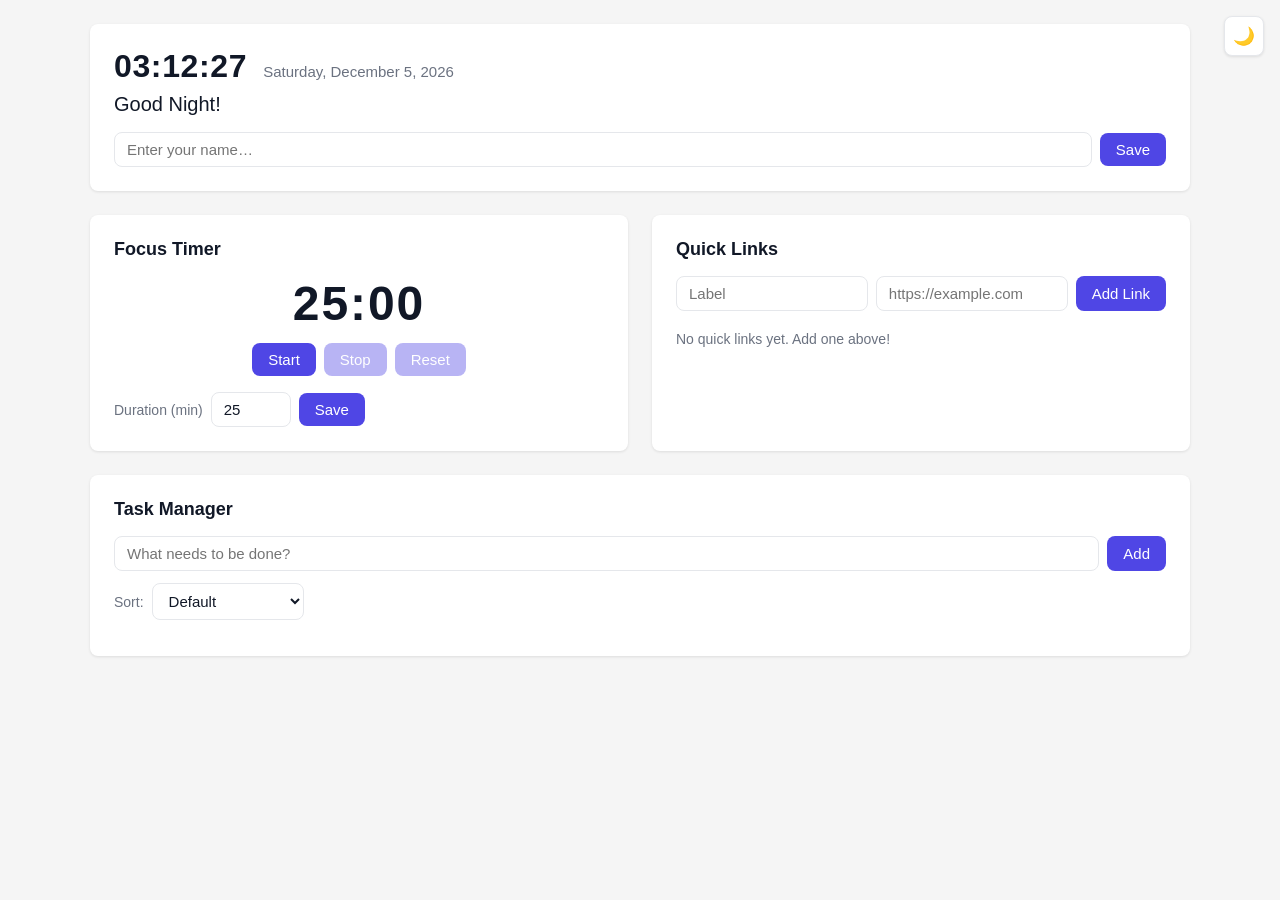
<file: index.html>
<!DOCTYPE html>
<html lang="en">
  <head>
    <meta charset="UTF-8" />
    <meta name="viewport" content="width=device-width, initial-scale=1.0" />
    <title>To-Do Life Dashboard</title>
    <link rel="stylesheet" href="css/style.css" />
  </head>
  <body>
    <!-- Storage error banner (persistent, shown on localStorage failure) -->
    <div
      id="storage-error-banner"
      role="alert"
      aria-live="assertive"
      hidden
    ></div>

    <!-- Theme toggle (fixed position, always visible) -->
    <button id="theme-toggle" aria-label="Toggle dark/light theme">🌙</button>

    <main class="dashboard">
      <!-- ── Greeting Widget ───────────────────────────────────────── -->
      <section class="widget widget--greeting" aria-labelledby="greeting-heading">
        <h2 id="greeting-heading" class="sr-only">Greeting</h2>

        <div class="greeting__time-row">
          <span id="clock" aria-label="Current time">00:00:00</span>
          <span id="date" aria-label="Current date"></span>
        </div>

        <p id="greeting-text" aria-live="polite"></p>

        <div class="greeting__name-row">
          <label for="name-input" class="sr-only">Your name</label>
          <input
            type="text"
            id="name-input"
            maxlength="50"
            placeholder="Enter your name…"
            autocomplete="off"
          />
          <button id="name-save-btn" type="button">Save</button>
        </div>

        <p
          id="greeting-error"
          class="error-msg"
          role="alert"
          aria-live="polite"
          hidden
        ></p>
      </section>

      <!-- ── Middle row: Focus Timer + Quick Links ─────────────────── -->
      <div class="dashboard__mid-row">
        <!-- Focus Timer -->
        <section class="widget widget--timer" aria-labelledby="timer-heading">
          <h2 id="timer-heading">Focus Timer</h2>

          <div
            id="timer-display"
            class="timer__display"
            aria-label="Timer countdown"
            aria-live="off"
          >
            25:00
          </div>

          <p
            id="timer-complete-msg"
            class="timer__complete-msg"
            role="alert"
            aria-live="assertive"
            hidden
          >
            ✅ Session complete!
          </p>

          <div class="timer__controls" role="group" aria-label="Timer controls">
            <button id="timer-start" type="button">Start</button>
            <button id="timer-stop" type="button" disabled>Stop</button>
            <button id="timer-reset" type="button" disabled>Reset</button>
          </div>

          <div class="timer__duration-row">
            <label for="timer-duration-input">Duration (min)</label>
            <input
              type="number"
              id="timer-duration-input"
              min="1"
              max="120"
              value="25"
              aria-describedby="timer-error"
            />
            <button id="timer-duration-save" type="button">Save</button>
          </div>

          <p
            id="timer-error"
            class="error-msg"
            role="alert"
            aria-live="polite"
            hidden
          ></p>
        </section>

        <!-- Quick Links / Link Launcher -->
        <section class="widget widget--links" aria-labelledby="links-heading">
          <h2 id="links-heading">Quick Links</h2>

          <div class="links__add-row">
            <label for="link-label-input" class="sr-only">Link label</label>
            <input
              type="text"
              id="link-label-input"
              maxlength="50"
              placeholder="Label"
              autocomplete="off"
            />

            <label for="link-url-input" class="sr-only">Link URL</label>
            <input
              type="url"
              id="link-url-input"
              maxlength="2048"
              placeholder="https://example.com"
              autocomplete="off"
            />

            <button id="link-add-btn" type="button">Add Link</button>
          </div>

          <p
            id="link-error"
            class="error-msg"
            role="alert"
            aria-live="polite"
            hidden
          ></p>

          <div id="link-list" role="list" aria-label="Quick links"></div>

          <p id="link-empty-msg" class="empty-msg" aria-live="polite">
            No quick links yet. Add one above!
          </p>
        </section>
      </div>
      <!-- /.dashboard__mid-row -->

      <!-- ── Task Manager ───────────────────────────────────────────── -->
      <section class="widget widget--tasks" aria-labelledby="tasks-heading">
        <h2 id="tasks-heading">Task Manager</h2>

        <div class="tasks__add-row">
          <label for="task-input" class="sr-only">New task description</label>
          <input
            type="text"
            id="task-input"
            maxlength="255"
            placeholder="What needs to be done?"
            autocomplete="off"
          />
          <button id="task-add-btn" type="button">Add</button>
        </div>

        <div class="tasks__sort-row">
          <label for="task-sort-select">Sort:</label>
          <select id="task-sort-select" aria-label="Sort tasks">
            <option value="default">Default</option>
            <option value="alpha">A–Z</option>
            <option value="completedLast">Completed Last</option>
          </select>
        </div>

        <p
          id="task-error"
          class="error-msg"
          role="alert"
          aria-live="polite"
          hidden
        ></p>

        <ul id="task-list" aria-label="Task list" aria-live="polite"></ul>
      </section>
    </main>

    <script src="js/app.js" defer></script>
  </body>
</html>
</file>
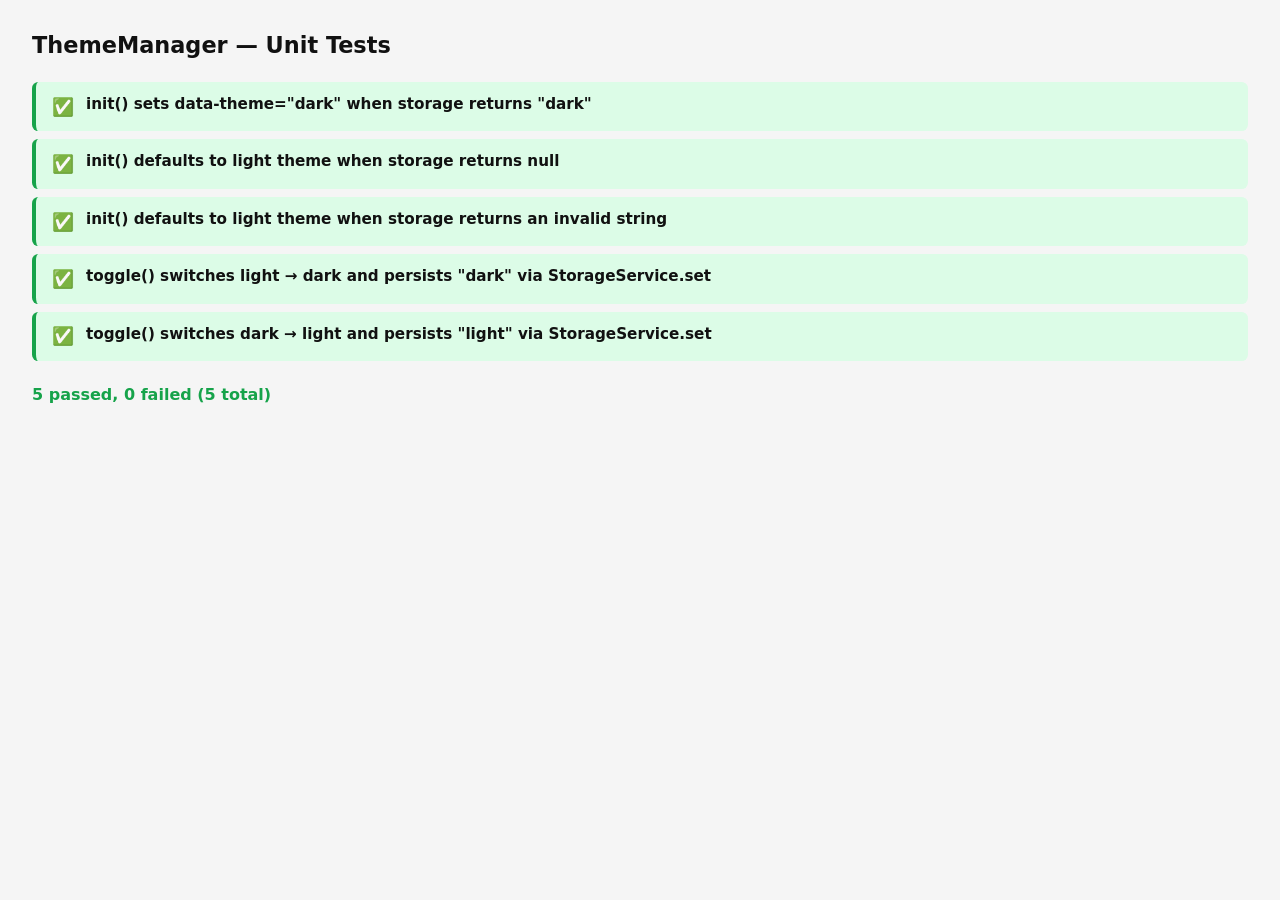
<file: tests/theme-manager.test.html>
<!DOCTYPE html>
<!--
  ThemeManager Unit Tests
  ========================
  Validates: Requirements 12.2, 12.4, 12.5

  Self-contained in-browser test runner — no build step required.
  Open this file directly in a browser to run the test suite.

  Tests covered:
    1. init() applies dark theme when StorageService returns "dark"
    2. init() defaults to light when StorageService returns null
    3. init() defaults to light when StorageService returns an invalid string
    4. toggle() switches light → dark and calls StorageService.set
    5. toggle() switches dark → light and calls StorageService.set
-->
<html lang="en">
  <head>
    <meta charset="UTF-8" />
    <meta name="viewport" content="width=device-width, initial-scale=1.0" />
    <title>ThemeManager Unit Tests</title>
    <style>
      *,
      *::before,
      *::after { box-sizing: border-box; margin: 0; padding: 0; }

      body {
        font-family: system-ui, sans-serif;
        background: #f5f5f5;
        color: #111;
        padding: 2rem;
      }

      h1 { font-size: 1.4rem; margin-bottom: 1.5rem; }

      #results { list-style: none; display: flex; flex-direction: column; gap: 0.5rem; }

      .result {
        display: flex;
        align-items: flex-start;
        gap: 0.75rem;
        padding: 0.75rem 1rem;
        border-radius: 0.4rem;
        font-size: 0.95rem;
        line-height: 1.4;
      }

      .result--pass { background: #dcfce7; border-left: 4px solid #16a34a; }
      .result--fail { background: #fee2e2; border-left: 4px solid #dc2626; }

      .result__icon { font-size: 1.1rem; flex-shrink: 0; margin-top: 0.05rem; }
      .result__body { flex: 1; }
      .result__name { font-weight: 600; }
      .result__detail { margin-top: 0.25rem; font-size: 0.85rem; color: #444; }

      #summary {
        margin-top: 1.5rem;
        font-weight: 600;
        font-size: 1rem;
      }

      #summary.all-pass { color: #16a34a; }
      #summary.some-fail { color: #dc2626; }
    </style>
  </head>
  <body>
    <h1>ThemeManager — Unit Tests</h1>
    <ul id="results"></ul>
    <p id="summary"></p>

    <script>
      // =====================================================================
      // Minimal assertion helper
      // =====================================================================
      const results = [];

      function assert(condition, message) {
        if (!condition) throw new Error(message);
      }

      function runTest(name, fn) {
        try {
          fn();
          results.push({ name, passed: true });
        } catch (err) {
          results.push({ name, passed: false, detail: err.message });
        }
      }

      // =====================================================================
      // Test harness helpers
      // =====================================================================

      /**
       * Build an isolated ThemeManager under test with:
       *  - a fresh <html> element (document.documentElement — shared, reset each test)
       *  - a stub #theme-toggle button
       *  - a controllable StorageService stub
       *
       * Returns { tm, storageStub, toggleBtn }.
       */
      function makeTestContext(storageReturnValue) {
        // Reset document.documentElement data-theme attribute before each test
        document.documentElement.removeAttribute('data-theme');

        // Create a fake toggle button (not attached to DOM — ThemeManager uses getElementById)
        const toggleBtn = document.createElement('button');
        toggleBtn.id = 'theme-toggle-test'; // not the real id, we'll inject it below

        // StorageService stub — tracks calls
        const storageStub = {
          _returnValue: storageReturnValue,
          _setCalls: [],

          get(key) {
            return this._returnValue;
          },

          set(key, value) {
            this._setCalls.push({ key, value });
            return true;
          },
        };

        // Build a fresh ThemeManager-like object that mirrors the real implementation
        // but uses our stub StorageService and a test toggle button injected via
        // the _toggleBtn property (bypassing getElementById).
        const tm = {
          _toggleBtn: toggleBtn,

          _currentTheme() {
            return document.documentElement.getAttribute('data-theme') === 'dark'
              ? 'dark'
              : 'light';
          },

          _applyTheme(theme) {
            if (theme === 'dark') {
              document.documentElement.setAttribute('data-theme', 'dark');
            } else {
              document.documentElement.removeAttribute('data-theme');
            }
            this._updateToggleLabel(theme);
          },

          _updateToggleLabel(theme) {
            if (!this._toggleBtn) return;
            if (theme === 'dark') {
              this._toggleBtn.textContent = '☀️';
              this._toggleBtn.setAttribute('aria-label', 'Switch to light theme');
            } else {
              this._toggleBtn.textContent = '🌙';
              this._toggleBtn.setAttribute('aria-label', 'Switch to dark theme');
            }
          },

          toggle() {
            const newTheme = this._currentTheme() === 'dark' ? 'light' : 'dark';
            this._applyTheme(newTheme);
            storageStub.set('tld_theme', newTheme);
          },

          init() {
            // Mirrors the real ThemeManager.init exactly, using storageStub
            const saved = storageStub.get('tld_theme');
            const theme = saved === 'dark' ? 'dark' : 'light';
            this._applyTheme(theme);
            // (skip addEventListener — not relevant to unit tests)
          },
        };

        return { tm, storageStub, toggleBtn };
      }

      // =====================================================================
      // Tests
      // =====================================================================

      // ── Test 1 ─────────────────────────────────────────────────────────────
      // Validates: Requirement 12.5
      // init() applies dark theme when StorageService.get returns "dark"
      runTest(
        'init() sets data-theme="dark" when storage returns "dark"',
        () => {
          const { tm } = makeTestContext('dark');

          tm.init();

          assert(
            document.documentElement.getAttribute('data-theme') === 'dark',
            `Expected data-theme="dark" but got "${document.documentElement.getAttribute('data-theme')}"`
          );
        }
      );

      // ── Test 2 ─────────────────────────────────────────────────────────────
      // Validates: Requirement 12.5
      // init() defaults to light theme (no data-theme attr) when storage returns null
      runTest(
        'init() defaults to light theme when storage returns null',
        () => {
          // Pre-set dark to ensure init removes it
          document.documentElement.setAttribute('data-theme', 'dark');

          const { tm } = makeTestContext(null);

          tm.init();

          const attr = document.documentElement.getAttribute('data-theme');
          assert(
            attr === null || attr === 'light',
            `Expected no data-theme or data-theme="light" but got "${attr}"`
          );
        }
      );

      // ── Test 3 ─────────────────────────────────────────────────────────────
      // Validates: Requirement 12.5
      // init() defaults to light theme when storage returns an invalid/unrecognized string
      runTest(
        'init() defaults to light theme when storage returns an invalid string',
        () => {
          // Pre-set dark to ensure init removes it
          document.documentElement.setAttribute('data-theme', 'dark');

          const { tm } = makeTestContext('purple'); // invalid value

          tm.init();

          const attr = document.documentElement.getAttribute('data-theme');
          assert(
            attr === null || attr === 'light',
            `Expected no data-theme or data-theme="light" for invalid storage value but got "${attr}"`
          );
        }
      );

      // ── Test 4 ─────────────────────────────────────────────────────────────
      // Validates: Requirements 12.2, 12.4
      // toggle() switches light → dark and calls StorageService.set('tld_theme', 'dark')
      runTest(
        'toggle() switches light → dark and persists "dark" via StorageService.set',
        () => {
          const { tm, storageStub } = makeTestContext(null);

          // Start in light state (no data-theme attribute)
          document.documentElement.removeAttribute('data-theme');

          tm.toggle();

          assert(
            document.documentElement.getAttribute('data-theme') === 'dark',
            `Expected data-theme="dark" after toggling from light but got "${document.documentElement.getAttribute('data-theme')}"`
          );

          assert(
            storageStub._setCalls.length === 1,
            `Expected StorageService.set to be called once but was called ${storageStub._setCalls.length} time(s)`
          );

          assert(
            storageStub._setCalls[0].key === 'tld_theme',
            `Expected StorageService.set key to be "tld_theme" but got "${storageStub._setCalls[0].key}"`
          );

          assert(
            storageStub._setCalls[0].value === 'dark',
            `Expected StorageService.set value to be "dark" but got "${storageStub._setCalls[0].value}"`
          );
        }
      );

      // ── Test 5 ─────────────────────────────────────────────────────────────
      // Validates: Requirements 12.2, 12.4
      // toggle() switches dark → light and calls StorageService.set('tld_theme', 'light')
      runTest(
        'toggle() switches dark → light and persists "light" via StorageService.set',
        () => {
          const { tm, storageStub } = makeTestContext('dark');

          // Start in dark state
          document.documentElement.setAttribute('data-theme', 'dark');

          tm.toggle();

          const attr = document.documentElement.getAttribute('data-theme');
          assert(
            attr === null || attr === 'light',
            `Expected light theme (no data-theme or data-theme="light") after toggling from dark but got "${attr}"`
          );

          assert(
            storageStub._setCalls.length === 1,
            `Expected StorageService.set to be called once but was called ${storageStub._setCalls.length} time(s)`
          );

          assert(
            storageStub._setCalls[0].key === 'tld_theme',
            `Expected StorageService.set key to be "tld_theme" but got "${storageStub._setCalls[0].key}"`
          );

          assert(
            storageStub._setCalls[0].value === 'light',
            `Expected StorageService.set value to be "light" but got "${storageStub._setCalls[0].value}"`
          );
        }
      );

      // =====================================================================
      // Render results
      // =====================================================================
      const listEl = document.getElementById('results');
      const summaryEl = document.getElementById('summary');

      let passed = 0;
      let failed = 0;

      results.forEach(({ name, passed: ok, detail }) => {
        const li = document.createElement('li');
        li.className = `result result--${ok ? 'pass' : 'fail'}`;

        const icon = document.createElement('span');
        icon.className = 'result__icon';
        icon.textContent = ok ? '✅' : '❌';

        const body = document.createElement('div');
        body.className = 'result__body';

        const nameEl = document.createElement('div');
        nameEl.className = 'result__name';
        nameEl.textContent = name;
        body.appendChild(nameEl);

        if (!ok && detail) {
          const detailEl = document.createElement('div');
          detailEl.className = 'result__detail';
          detailEl.textContent = detail;
          body.appendChild(detailEl);
        }

        li.appendChild(icon);
        li.appendChild(body);
        listEl.appendChild(li);

        if (ok) passed++; else failed++;
      });

      summaryEl.textContent = `${passed} passed, ${failed} failed (${results.length} total)`;
      summaryEl.className = failed === 0 ? 'all-pass' : 'some-fail';
    </script>
  </body>
</html>
</file>
<file: css/style.css>
/* To-Do Life Dashboard — Stylesheet
   All visual styles for the dashboard are defined here.
   Custom properties, layout, theming, and component styles
   will be implemented in subsequent tasks (2.1 – 2.3).
*/

/* ── 2.1 CSS Custom Properties ────────────────────────────────────── */
:root {
  --color-bg: #f5f5f5;
  --color-surface: #ffffff;
  --color-primary: #4f46e5;
  --color-primary-hover: #4338ca;
  --color-text: #111827;
  --color-text-muted: #6b7280;
  --color-border: #e5e7eb;
  --color-error: #dc2626;
  --color-success: #16a34a;
  --color-completed-text: #9ca3af;
  --radius: 0.5rem;
  --shadow: 0 1px 3px rgba(0, 0, 0, 0.1);
}

[data-theme="dark"] {
  --color-bg: #111827;
  --color-surface: #1f2937;
  --color-primary: #6366f1;
  --color-primary-hover: #818cf8;
  --color-text: #f9fafb;
  --color-text-muted: #9ca3af;
  --color-border: #374151;
  --color-error: #f87171;
  --color-success: #4ade80;
  --color-completed-text: #6b7280;
}

/* ── 2.2 Base Layout & Responsive Grid ───────────────────────────── */

/* Body base styles */
body {
  background-color: var(--color-bg);
  color: var(--color-text);
  font-family: -apple-system, BlinkMacSystemFont, "Segoe UI", Roboto, Oxygen,
    Ubuntu, Cantarell, "Helvetica Neue", sans-serif;
  margin: 0;
  min-height: 100vh;
}

/* Dashboard container — single-column CSS Grid by default */
.dashboard {
  display: grid;
  grid-template-columns: 1fr;
  gap: 1.5rem;
  padding: 1.5rem 1rem;
}

/* Mid-row wrapper — single column on narrow screens */
.dashboard__mid-row {
  display: grid;
  grid-template-columns: 1fr;
  gap: 1.5rem;
}

/* Widget base */
.widget {
  width: 100%;
}

/* ── Breakpoint: narrow screens (< 640 px) ───────────────────────── */
@media (max-width: 639px) {
  .dashboard__mid-row {
    grid-template-columns: 1fr;
  }
}

/* ── Breakpoint: medium screens (≥ 640 px) ───────────────────────── */
@media (min-width: 640px) {
  .dashboard__mid-row {
    display: grid;
    grid-template-columns: 1fr 1fr;
    gap: 1.5rem;
  }
}

/* ── Breakpoint: large screens (≥ 1024 px) ───────────────────────── */
@media (min-width: 1024px) {
  .dashboard {
    max-width: 1100px;
    margin-inline: auto;
  }
}

/* ── 2.3 Widget Panels & Interactive Controls ────────────────────── */

/* ── Storage error banner (Req 13.5) ─────────────────────────────── */
#storage-error-banner {
  position: sticky;
  top: 0;
  z-index: 1000;
  background: var(--color-error);
  color: #ffffff;
  padding: 0.75rem 1rem;
  text-align: center;
  font-size: 0.875rem;
  font-weight: 500;
  width: 100%;
  box-sizing: border-box;
}

#storage-error-banner[hidden] {
  display: none;
}

/* ── Theme toggle (Req 8.4) ──────────────────────────────────────── */
#theme-toggle {
  position: fixed;
  top: 1rem;
  right: 1rem;
  z-index: 900;
  background: var(--color-surface);
  color: var(--color-text);
  border: 1px solid var(--color-border);
  border-radius: var(--radius);
  box-shadow: var(--shadow);
  width: 2.5rem;
  height: 2.5rem;
  font-size: 1.1rem;
  cursor: pointer;
  display: flex;
  align-items: center;
  justify-content: center;
  padding: 0;
  transition: background 0.2s, border-color 0.2s;
}

#theme-toggle:hover {
  background: var(--color-border);
}

/* ── Widget card surfaces (Req 12.1) ─────────────────────────────── */
.widget {
  background: var(--color-surface);
  border-radius: var(--radius);
  box-shadow: var(--shadow);
  padding: 1.5rem;
  box-sizing: border-box;
}

/* ── Headings inside widgets ─────────────────────────────────────── */
.widget h2 {
  margin: 0 0 1rem;
  font-size: 1.125rem;
  font-weight: 600;
  color: var(--color-text);
}

/* ── Inputs & Select (Req 14.1) ──────────────────────────────────── */
input[type="text"],
input[type="url"],
input[type="number"],
select {
  background: var(--color-surface);
  color: var(--color-text);
  border: 1px solid var(--color-border);
  border-radius: var(--radius);
  padding: 0.5rem 0.75rem;
  font-size: 0.9375rem;
  font-family: inherit;
  box-sizing: border-box;
  outline: none;
  transition: border-color 0.15s, box-shadow 0.15s;
}

input[type="text"]:focus,
input[type="url"]:focus,
input[type="number"]:focus,
select:focus {
  border-color: var(--color-primary);
  box-shadow: 0 0 0 3px rgba(79, 70, 229, 0.15);
}

/* ── Primary buttons ─────────────────────────────────────────────── */
button {
  cursor: pointer;
  font-family: inherit;
  font-size: 0.9375rem;
  border: none;
  border-radius: var(--radius);
  padding: 0.5rem 1rem;
  transition: background 0.15s, opacity 0.15s;
}

#name-save-btn,
#timer-duration-save,
#task-add-btn,
#link-add-btn {
  background: var(--color-primary);
  color: #ffffff;
  font-weight: 500;
  white-space: nowrap;
}

#name-save-btn:hover,
#timer-duration-save:hover,
#task-add-btn:hover,
#link-add-btn:hover {
  background: var(--color-primary-hover);
}

/* ── Timer control buttons ───────────────────────────────────────── */
#timer-start,
#timer-stop,
#timer-reset {
  background: var(--color-primary);
  color: #ffffff;
  font-weight: 500;
}

#timer-start:hover:not(:disabled),
#timer-stop:hover:not(:disabled),
#timer-reset:hover:not(:disabled) {
  background: var(--color-primary-hover);
}

button:disabled {
  opacity: 0.4;
  cursor: not-allowed;
}

/* ── Icon/action buttons (edit, delete, link close) ─────────────── */
.btn-icon {
  background: transparent;
  color: var(--color-text-muted);
  border: none;
  padding: 0.25rem 0.5rem;
  font-size: 0.875rem;
  border-radius: var(--radius);
  line-height: 1;
}

.btn-icon:hover {
  background: var(--color-border);
  color: var(--color-text);
}

/* ── Checkboxes (task completion toggle) ─────────────────────────── */
input[type="checkbox"] {
  width: 1.1rem;
  height: 1.1rem;
  cursor: pointer;
  accent-color: var(--color-primary);
  flex-shrink: 0;
}

/* ── Completed task strikethrough (Req 14.1) ─────────────────────── */
.strikethrough {
  text-decoration: line-through;
  color: var(--color-completed-text);
}

/* ── Inline error messages — role="alert" (Req 12.1) ─────────────── */
[role="alert"].error-msg {
  color: var(--color-error);
  font-size: 0.8125rem;
  margin: 0.25rem 0 0;
}

[role="alert"].error-msg[hidden] {
  display: none;
}

/* ── Timer complete message ──────────────────────────────────────── */
.timer__complete-msg {
  color: var(--color-success);
  font-size: 0.9375rem;
  font-weight: 500;
  margin: 0.5rem 0;
  text-align: center;
}

.timer__complete-msg[hidden] {
  display: none;
}

/* ── Greeting widget layout ──────────────────────────────────────── */
.greeting__time-row {
  display: flex;
  gap: 1rem;
  align-items: baseline;
  flex-wrap: wrap;
  margin-bottom: 0.5rem;
}

#clock {
  font-size: 2rem;
  font-weight: 700;
  letter-spacing: 0.02em;
  color: var(--color-text);
  font-variant-numeric: tabular-nums;
}

#date {
  color: var(--color-text-muted);
  font-size: 0.9375rem;
}

#greeting-text {
  font-size: 1.25rem;
  font-weight: 500;
  margin: 0 0 1rem;
}

.greeting__name-row {
  display: flex;
  gap: 0.5rem;
  align-items: center;
  flex-wrap: wrap;
}

.greeting__name-row input {
  flex: 1;
  min-width: 0;
}

/* ── Timer widget layout ─────────────────────────────────────────── */
.timer__display {
  font-size: 3rem;
  font-weight: 700;
  text-align: center;
  letter-spacing: 0.04em;
  font-variant-numeric: tabular-nums;
  margin: 0.75rem 0;
  color: var(--color-text);
}

.timer__controls {
  display: flex;
  gap: 0.5rem;
  justify-content: center;
  margin-bottom: 1rem;
}

.timer__duration-row {
  display: flex;
  gap: 0.5rem;
  align-items: center;
  flex-wrap: wrap;
}

.timer__duration-row label {
  font-size: 0.875rem;
  color: var(--color-text-muted);
  white-space: nowrap;
}

.timer__duration-row input {
  width: 5rem;
}

/* ── Quick Links widget layout ───────────────────────────────────── */
.links__add-row {
  display: flex;
  gap: 0.5rem;
  flex-wrap: wrap;
  margin-bottom: 0.75rem;
}

.links__add-row input {
  flex: 1;
  min-width: 6rem;
}

#link-list {
  display: flex;
  flex-direction: column;
  gap: 0.4rem;
  margin-top: 0.5rem;
}

.link-item {
  display: flex;
  align-items: center;
  gap: 0.5rem;
}

.link-item__btn {
  flex: 1;
  text-align: left;
  background: var(--color-bg);
  color: var(--color-primary);
  border: 1px solid var(--color-border);
  border-radius: var(--radius);
  padding: 0.4rem 0.75rem;
  font-size: 0.875rem;
  overflow: hidden;
  text-overflow: ellipsis;
  white-space: nowrap;
}

.link-item__btn:hover {
  background: var(--color-border);
}

.empty-msg {
  color: var(--color-text-muted);
  font-size: 0.875rem;
  margin: 0.5rem 0 0;
}

/* ── Task Manager widget layout ──────────────────────────────────── */
.tasks__add-row {
  display: flex;
  gap: 0.5rem;
  margin-bottom: 0.75rem;
}

.tasks__add-row input {
  flex: 1;
  min-width: 0;
}

.tasks__sort-row {
  display: flex;
  gap: 0.5rem;
  align-items: center;
  margin-bottom: 0.75rem;
}

.tasks__sort-row label {
  font-size: 0.875rem;
  color: var(--color-text-muted);
}

#task-list {
  list-style: none;
  margin: 0;
  padding: 0;
  display: flex;
  flex-direction: column;
  gap: 0.4rem;
}

.task-item {
  display: flex;
  align-items: center;
  gap: 0.5rem;
  padding: 0.4rem 0.5rem;
  border-radius: var(--radius);
  background: var(--color-bg);
  border: 1px solid var(--color-border);
}

.task-item__text {
  flex: 1;
  font-size: 0.9375rem;
  color: var(--color-text);
  word-break: break-word;
}

.task-item__edit-input {
  flex: 1;
  min-width: 0;
}

.task-item__actions {
  display: flex;
  gap: 0.25rem;
  flex-shrink: 0;
}

/* ── Screen-reader only utility ──────────────────────────────────── */
.sr-only {
  position: absolute;
  width: 1px;
  height: 1px;
  padding: 0;
  margin: -1px;
  overflow: hidden;
  clip: rect(0, 0, 0, 0);
  white-space: nowrap;
  border-width: 0;
}
</file>
